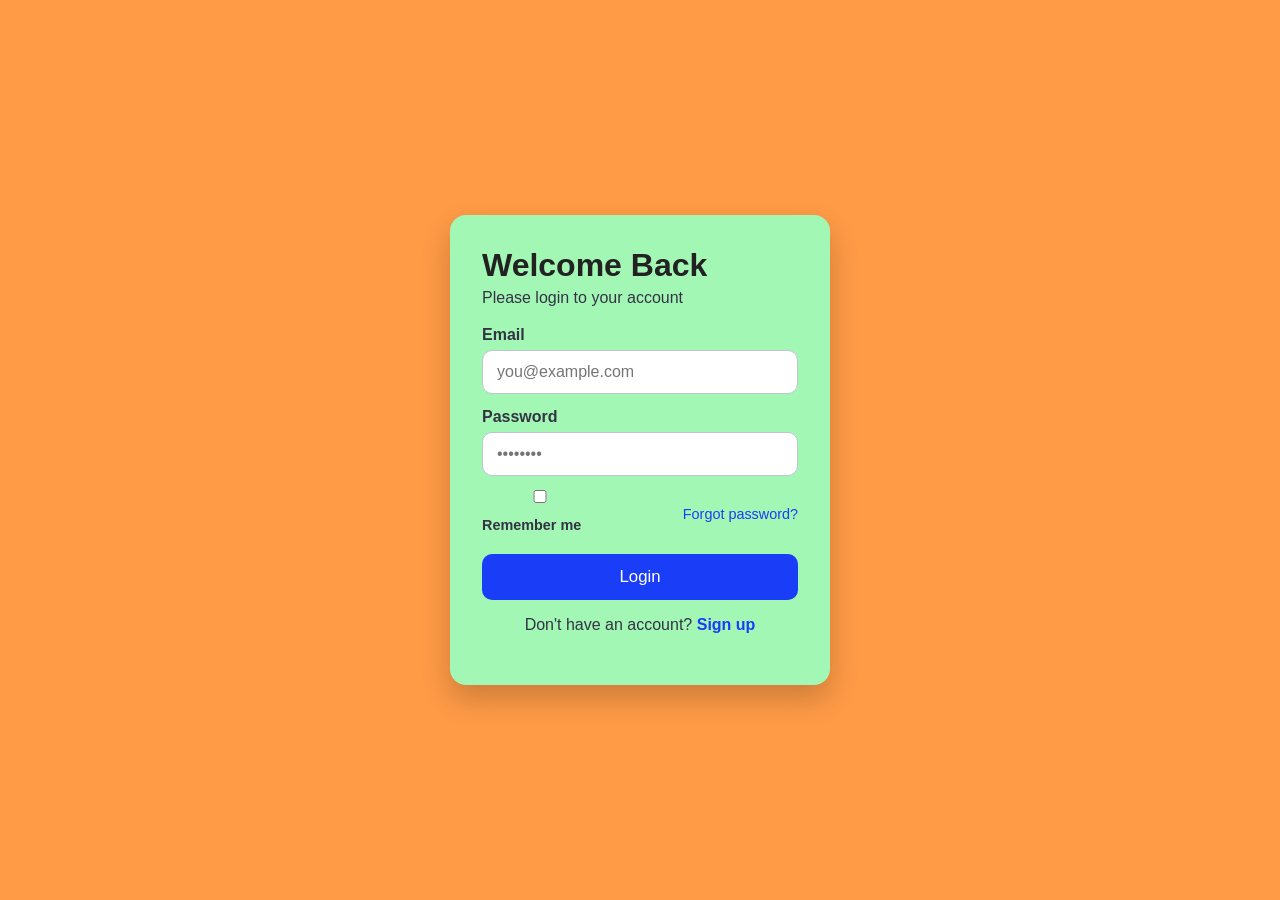
<file: index.html>
<!DOCTYPE html>
<html lang="en">
<head>
  <meta charset="UTF-8" />
  <meta name="viewport" content="width=device-width, initial-scale=1.0" />
  <title>Login Page</title>
  <link rel="stylesheet" href="styles.css" />
</head>
<body>
  <div class="container">
    <div class="login-box">
      <h1>Welcome Back</h1>
      <p>Please login to your account</p>

      <form action="#" method="post">
        <label for="email">Email</label>
        <input type="email" id="email" name="email" placeholder="you@example.com" required />

        <label for="password">Password</label>
        <input type="password" id="password" name="password" placeholder="••••••••" required />

        <div class="remember-forgot">
          <label><input type="checkbox" name="remember" /> Remember me</label>
          <a href="#">Forgot password?</a>
        </div>

        <button type="submit">Login</button>
      </form>

      <p class="signup">Don't have an account? <a href="signup.html">Sign up</a></p>
    </div>
  </div>
</body>
</html>
</file>
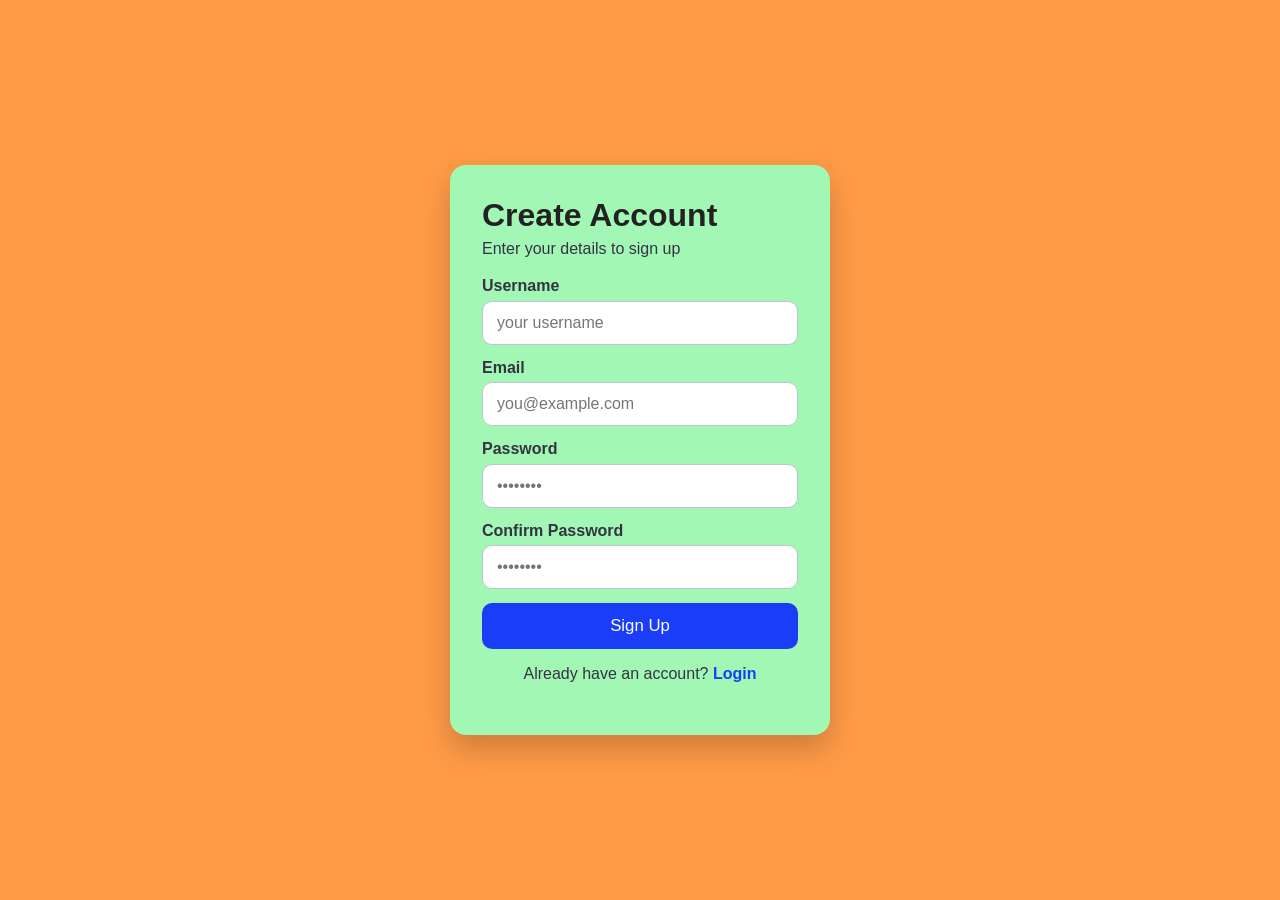
<file: signup.html>
<!DOCTYPE html>
<html lang="en">
<head>
  <meta charset="UTF-8" />
  <meta name="viewport" content="width=device-width, initial-scale=1.0" />
  <title>Sign Up Page</title>
  <link rel="stylesheet" href="styles.css" />
</head>
<body>
  <div class="container">
    <div class="login-box">
      <h1>Create Account</h1>
      <p>Enter your details to sign up</p>

      <form action="#" method="post">
        <label for="username">Username</label>
        <input type="text" id="username" name="username" placeholder="your username" required />

        <label for="email">Email</label>
        <input type="email" id="email" name="email" placeholder="you@example.com" required />

        <label for="password">Password</label>
        <input type="password" id="password" name="password" placeholder="••••••••" minlength="8" required />

        <label for="confirm-password">Confirm Password</label>
        <input type="password" id="confirm-password" name="confirm-password" placeholder="••••••••" minlength="8" required />

        <button type="submit">Sign Up</button>
      </form>

      <p class="signup">Already have an account? <a href="index.html">Login</a></p>
    </div>
  </div>

  <script>
    const form = document.querySelector('form');
    form.addEventListener('submit', (event) => {
      const password = document.getElementById('password').value;
      const confirmPassword = document.getElementById('confirm-password').value;
      if (password !== confirmPassword) {
        event.preventDefault();
        alert('Passwords do not match. Please re-enter.');
      }
    });
  </script>
</body>
</html>
</file>
<file: styles.css>
* {
  box-sizing: border-box;
  margin: 0;
  padding: 0;
}

body {
  font-family: 'Segoe UI', Tahoma, Geneva, Verdana, sans-serif;
  background: #ff9b47; /* Orange page background */
  color: #222;
  min-height: 100vh;
  display: flex;
  align-items: center;
  justify-content: center;
}

.container {
  width: 100%;
  max-width: 420px;
  padding: 20px;
}

.login-box {
  background: #a3f7b5; /* Light green form background */
  border-radius: 16px;
  padding: 32px;
  box-shadow: 0 14px 30px rgba(0, 0, 0, 0.2);
}

.login-box h1 {
  font-size: 2rem;
  margin-bottom: 0.35rem;
}

.login-box p {
  margin-bottom: 1.2rem;
  color: #334;
}

.login-box label {
  display: block;
  margin-bottom: 0.35rem;
  font-weight: 600;
  color: #334;
}

.login-box input {
  width: 100%;
  padding: 12px 14px;
  margin-bottom: 14px;
  border: 1px solid #bfc4d1;
  border-radius: 10px;
  font-size: 1rem;
}

.remember-forgot {
  display: flex;
  justify-content: space-between;
  align-items: center;
  margin-bottom: 16px;
  font-size: 0.9rem;
}

.remember-forgot a {
  color: #1a3df8;
  text-decoration: none;
}

.login-box button {
  width: 100%;
  background: #1a3df8;
  color: #fff;
  border: none;
  border-radius: 10px;
  padding: 13px;
  font-size: 1.05rem;
  cursor: pointer;
  transition: transform 0.2s ease, background-color 0.2s ease;
}

.login-box button:hover {
  background: #0f2dc8;
  transform: translateY(-1px);
}

.signup {
  margin-top: 16px;
  text-align: center;
  color: #546584;
}

.signup a {
  color: #1a3df8;
  text-decoration: none;
  font-weight: 600;
}

@media (max-width: 480px) {
  .container {
    padding: 16px;
  }

  .login-box {
    padding: 24px;
  }
}
</file>
